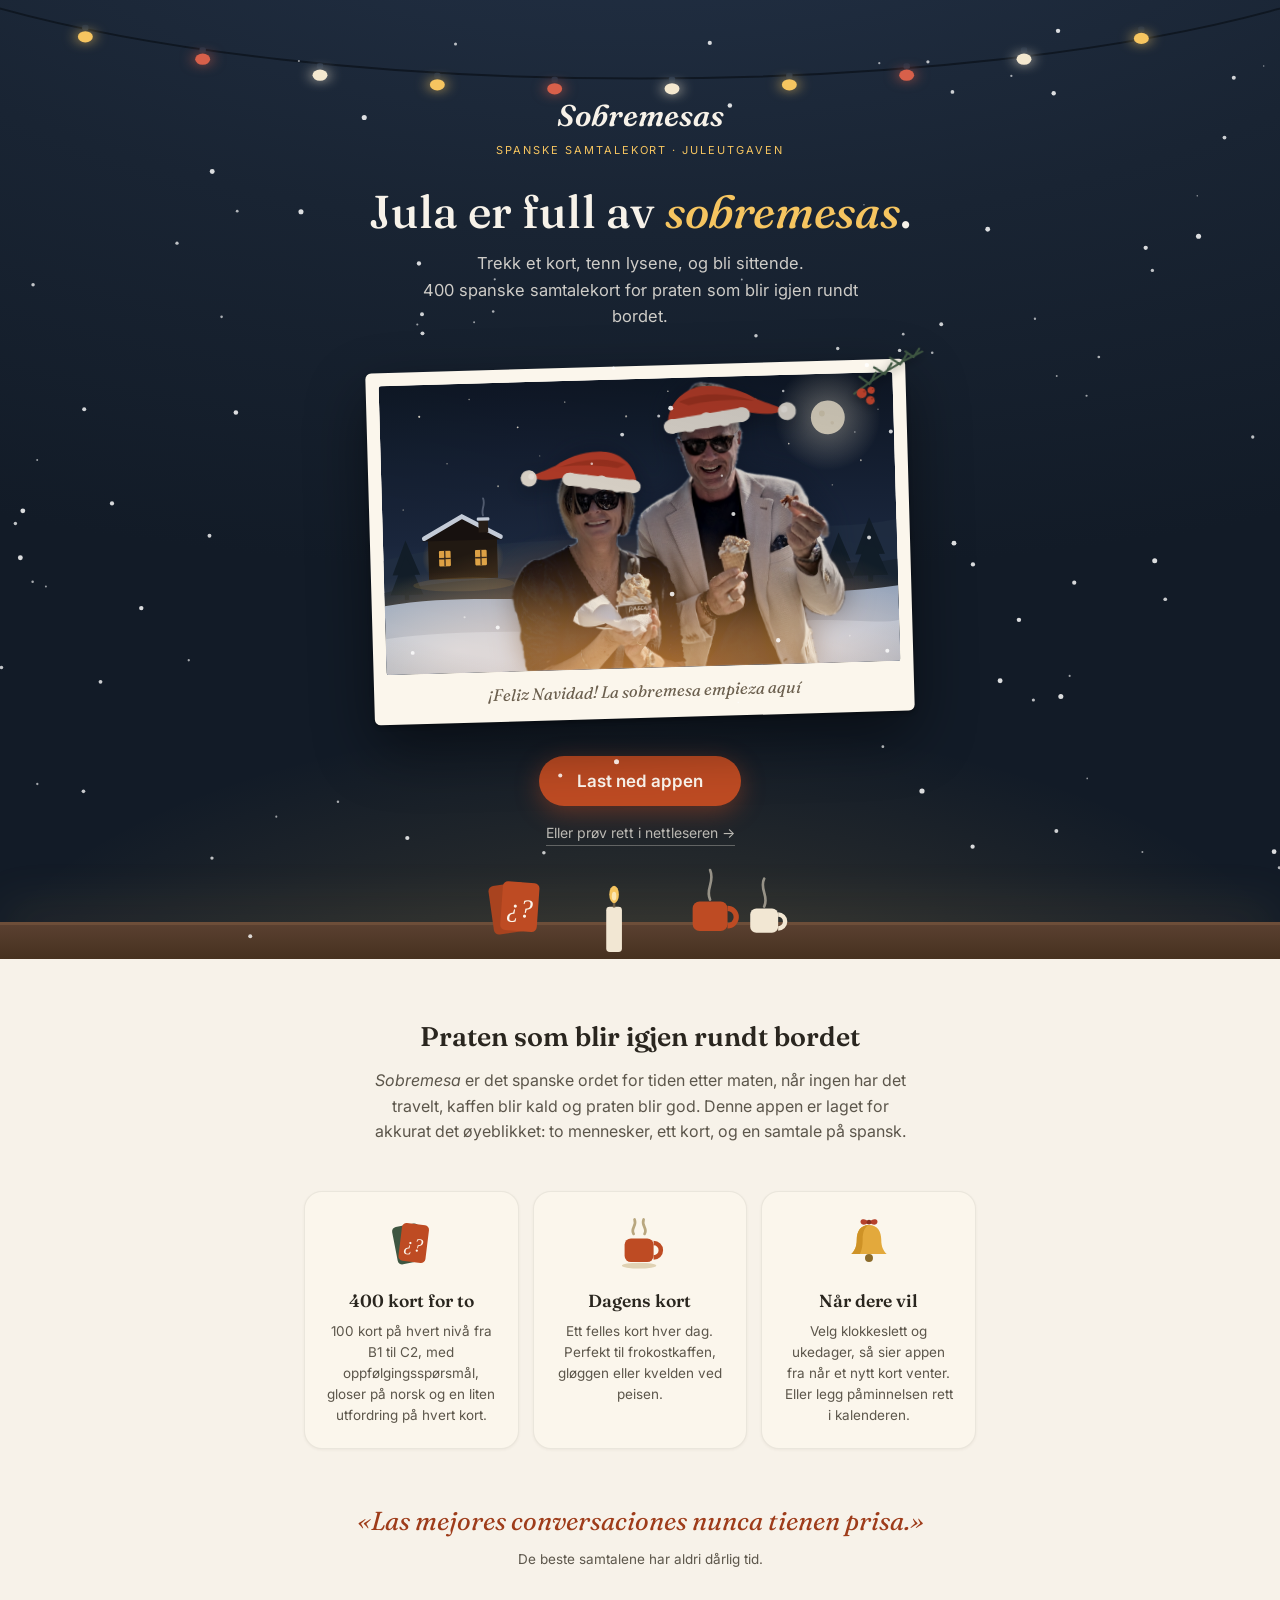
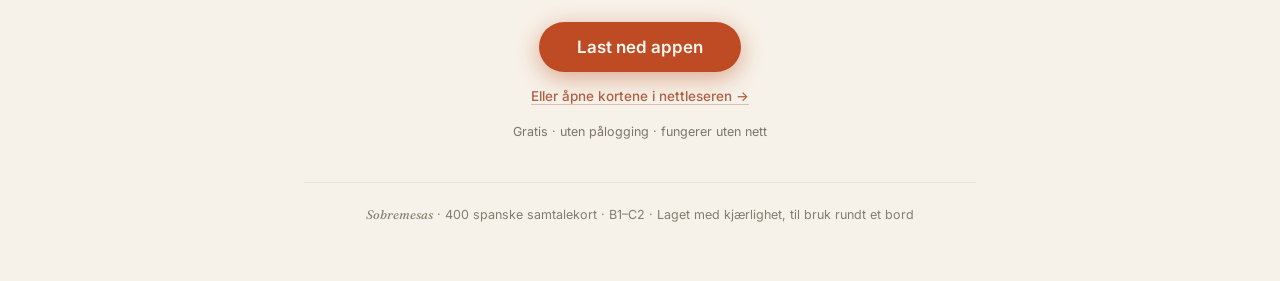
<file: index.html>
<!doctype html>
<html lang="no">
<head>
  <meta charset="utf-8">
  <meta name="viewport" content="width=device-width, initial-scale=1, viewport-fit=cover">
  <meta name="theme-color" content="#192433">
  <meta name="description" content="Sobremesas – 400 spanske samtalekort for to. Trekk et kort, tenn et lys, og la julens lengste prat vare litt lenger.">
  <title>Sobremesas · god jul og god prat</title>
  <link rel="manifest" href="manifest.webmanifest">
  <link rel="icon" href="icons/favicon.svg" type="image/svg+xml">
  <link rel="apple-touch-icon" href="icons/apple-touch-icon.png">
  <link rel="preconnect" href="https://fonts.googleapis.com">
  <link rel="preconnect" href="https://fonts.gstatic.com" crossorigin>
  <link href="https://fonts.googleapis.com/css2?family=Fraunces:ital,opsz,wght@0,9..144,400..700;1,9..144,400..700&family=Inter:wght@400;500;600&display=swap" rel="stylesheet">
  <link rel="stylesheet" href="css/landing.css">
</head>
<body>

<header class="hero">
  <canvas id="snow" aria-hidden="true"></canvas>

  <!-- Lysslynge -->
  <svg class="lights" viewBox="0 0 1200 150" preserveAspectRatio="none" aria-hidden="true">
    <path d="M-20,8 C300,135 900,135 1220,8" fill="none" stroke="#0e1620" stroke-width="2.5" opacity="0.9"/>
    <g class="bulbs">
      <g transform="translate(80,38)"><rect x="-3" y="-2" width="6" height="7" rx="2" fill="#243245"/><circle cy="13" r="7" class="bulb gold b-a"/></g>
      <g transform="translate(190,66)"><rect x="-3" y="-2" width="6" height="7" rx="2" fill="#243245"/><circle cy="13" r="7" class="bulb red b-b"/></g>
      <g transform="translate(300,86)"><rect x="-3" y="-2" width="6" height="7" rx="2" fill="#243245"/><circle cy="13" r="7" class="bulb cream b-a"/></g>
      <g transform="translate(410,98)"><rect x="-3" y="-2" width="6" height="7" rx="2" fill="#243245"/><circle cy="13" r="7" class="bulb gold b-b"/></g>
      <g transform="translate(520,103)"><rect x="-3" y="-2" width="6" height="7" rx="2" fill="#243245"/><circle cy="13" r="7" class="bulb red b-a"/></g>
      <g transform="translate(630,103)"><rect x="-3" y="-2" width="6" height="7" rx="2" fill="#243245"/><circle cy="13" r="7" class="bulb cream b-b"/></g>
      <g transform="translate(740,98)"><rect x="-3" y="-2" width="6" height="7" rx="2" fill="#243245"/><circle cy="13" r="7" class="bulb gold b-a"/></g>
      <g transform="translate(850,86)"><rect x="-3" y="-2" width="6" height="7" rx="2" fill="#243245"/><circle cy="13" r="7" class="bulb red b-b"/></g>
      <g transform="translate(960,66)"><rect x="-3" y="-2" width="6" height="7" rx="2" fill="#243245"/><circle cy="13" r="7" class="bulb cream b-a"/></g>
      <g transform="translate(1070,40)"><rect x="-3" y="-2" width="6" height="7" rx="2" fill="#243245"/><circle cy="13" r="7" class="bulb gold b-b"/></g>
    </g>
  </svg>

  <div class="hero-inner">
    <div class="hero-mark">
      <span class="hero-name">Sobremesas</span>
      <span class="hero-sub">Spanske samtalekort · juleutgaven</span>
    </div>

    <h1 class="hero-title">Jula er full av <em>sobremesas</em>.</h1>
    <p class="hero-lead">Trekk et kort, tenn lysene, og bli sittende.<br>400 spanske samtalekort for praten som blir igjen rundt bordet.</p>

    <!-- Fotografi i juleramme: utklipte personer i illustrert vinterkveld -->
    <figure class="polaroid">
      <div class="photo scene">
        <svg class="scene-bg" viewBox="0 0 1938 1090" preserveAspectRatio="xMidYMid slice" aria-hidden="true">
          <defs>
            <linearGradient id="sky" x1="0" y1="0" x2="0" y2="1">
              <stop offset="0" stop-color="#101A29"/>
              <stop offset="0.55" stop-color="#1C2A42"/>
              <stop offset="0.82" stop-color="#2C3E5A"/>
              <stop offset="1" stop-color="#3A4A66"/>
            </linearGradient>
            <radialGradient id="moonglow">
              <stop offset="0" stop-color="rgba(242,231,205,0.45)"/>
              <stop offset="1" stop-color="rgba(242,231,205,0)"/>
            </radialGradient>
            <radialGradient id="winglow">
              <stop offset="0" stop-color="rgba(242,178,75,0.55)"/>
              <stop offset="1" stop-color="rgba(242,178,75,0)"/>
            </radialGradient>
          </defs>
          <rect width="1938" height="1090" fill="url(#sky)"/>
          <g fill="#EAE4D2">
            <circle cx="150" cy="120" r="4"/><circle cx="340" cy="60" r="3" opacity="0.7"/><circle cx="520" cy="170" r="3.5"/>
            <circle cx="700" cy="80" r="3" opacity="0.6"/><circle cx="930" cy="140" r="4" opacity="0.8"/><circle cx="1090" cy="50" r="3"/>
            <circle cx="1420" cy="90" r="3.5" opacity="0.7"/><circle cx="1540" cy="260" r="3"/><circle cx="1810" cy="330" r="3.5" opacity="0.8"/>
            <circle cx="250" cy="300" r="3" opacity="0.6"/><circle cx="440" cy="390" r="3.5" opacity="0.7"/><circle cx="80" cy="470" r="3" opacity="0.5"/>
            <circle cx="1880" cy="140" r="3" opacity="0.6"/><circle cx="1700" cy="420" r="3" opacity="0.5"/><circle cx="600" cy="280" r="2.5" opacity="0.5"/>
          </g>
          <circle cx="1690" cy="165" r="200" fill="url(#moonglow)"/>
          <circle cx="1690" cy="165" r="64" fill="#F2E7CD"/>
          <circle cx="1668" cy="150" r="11" fill="#E2D3B2" opacity="0.7"/>
          <circle cx="1706" cy="186" r="7" fill="#E2D3B2" opacity="0.6"/>
          <!-- åser -->
          <path d="M0,660 C300,580 700,620 1100,575 C1400,545 1700,600 1938,555 L1938,1090 L0,1090 Z" fill="#223147"/>
          <path d="M0,780 C350,705 800,755 1200,715 C1500,685 1750,735 1938,705 L1938,1090 L0,1090 Z" fill="#1B2838"/>
          <!-- grantrær -->
          <g fill="#13202C">
            <path d="M85,585 l52,130 h-104 Z"/><path d="M85,640 l62,150 h-124 Z"/><rect x="77" y="780" width="16" height="30"/>
            <path d="M1835,545 l56,140 h-112 Z"/><path d="M1835,605 l66,160 h-132 Z"/><rect x="1826" y="755" width="18" height="34"/>
            <path d="M1718,600 l44,110 h-88 Z"/><path d="M1718,648 l52,126 h-104 Z"/>
          </g>
          <!-- hytte med lys i vinduene -->
          <g transform="translate(170,520)">
            <circle cx="62" cy="137" r="86" fill="url(#winglow)"/>
            <circle cx="198" cy="137" r="86" fill="url(#winglow)"/>
            <rect x="0" y="60" width="260" height="155" fill="#241B13"/>
            <path d="M-22,70 L130,-14 L282,70 Z" fill="#191210"/>
            <path d="M-14,60 L130,-20 L274,60" fill="none" stroke="#D8E2EF" stroke-width="17" stroke-linecap="round"/>
            <rect x="192" y="-4" width="36" height="46" fill="#2A2019"/>
            <rect x="186" y="-14" width="48" height="12" rx="5" fill="#D8E2EF"/>
            <path class="smoke sm1" d="M210,-22 C202,-46 222,-60 212,-86" stroke="#B9C4D6" stroke-width="7" fill="none" stroke-linecap="round"/>
            <rect x="40" y="108" width="44" height="58" rx="4" fill="#F2B24B"/>
            <rect x="176" y="108" width="44" height="58" rx="4" fill="#F2B24B"/>
            <path d="M62,108 V166 M40,137 H84 M198,108 V166 M176,137 H220" stroke="#3A2B1C" stroke-width="5"/>
            <ellipse cx="130" cy="236" rx="190" ry="26" fill="rgba(242,178,75,0.14)"/>
          </g>
          <!-- snø -->
          <path d="M0,830 C300,785 600,840 900,818 C1250,795 1600,845 1938,805 L1938,1090 L0,1090 Z" fill="#9FB4CE"/>
          <path d="M0,955 C400,905 900,985 1400,935 C1700,910 1850,955 1938,935 L1938,1090 L0,1090 Z" fill="#BCCDE2"/>
          <g fill="#E8F0F8" opacity="0.8">
            <circle cx="300" cy="880" r="4"/><circle cx="640" cy="915" r="3.5"/><circle cx="1500" cy="895" r="4"/><circle cx="1750" cy="990" r="3.5"/>
          </g>
        </svg>
        <img class="people" src="assets/familie-utklipp.png" alt="Mamma og pappa med nisseluer i en illustrert vinterkveld">
        <svg class="hats" viewBox="0 0 1938 1090" aria-hidden="true">
          <defs>
            <g id="lue">
              <path d="M-95,-8 C-85,-62 -35,-88 5,-84 C60,-79 100,-56 128,-32 C155,-16 175,-6 190,4 C165,16 135,8 100,-4 L96,-6 Z" fill="#C2402A"/>
              <path d="M-60,-56 C-10,-72 60,-60 122,-28 C82,-40 20,-48 -38,-44 Z" fill="#A5331F" opacity="0.85"/>
              <circle cx="196" cy="10" r="22" fill="#F2EADA"/>
              <circle cx="190" cy="4" r="8" fill="#FFF8EA"/>
              <g fill="#F2EADA">
                <rect x="-106" y="-17" width="212" height="34" rx="17"/>
                <circle cx="-85" cy="0" r="18"/><circle cx="-43" cy="2" r="19"/><circle cx="0" cy="-1" r="19"/>
                <circle cx="43" cy="2" r="19"/><circle cx="85" cy="0" r="18"/>
              </g>
            </g>
          </defs>
          <use href="#lue" transform="translate(1234,164) rotate(-8) scale(1.55)"/>
          <use href="#lue" transform="translate(830,388) scale(-1.4,1.4) rotate(-8)"/>
        </svg>
      </div>
      <figcaption lang="es">¡Feliz Navidad! La sobremesa empieza aquí</figcaption>
      <svg class="sprig" viewBox="0 0 120 120" aria-hidden="true">
        <g stroke="#3E5641" stroke-width="3" stroke-linecap="round" fill="none">
          <path d="M20,100 C45,70 70,45 100,22"/>
          <path d="M38,82 l-16,-7 M38,82 l5,-17 M56,64 l-17,-6 M56,64 l6,-17 M74,46 l-16,-6 M74,46 l6,-16 M90,32 l-13,-5 M90,32 l5,-13"/>
        </g>
        <g fill="#B5402B">
          <circle cx="30" cy="97" r="7"/><circle cx="44" cy="104" r="6"/><circle cx="42" cy="90" r="5"/>
        </g>
        <g fill="#8C2F1F"><circle cx="33" cy="94" r="1.6"/><circle cx="46" cy="101" r="1.4"/><circle cx="44" cy="88" r="1.2"/></g>
      </svg>
    </figure>

    <button class="cta js-install" type="button">Last ned appen</button>
    <a class="cta-soft" href="app.html">Eller prøv rett i nettleseren →</a>
  </div>

  <!-- Bordet -->
  <div class="table-band">
    <svg class="table-scene" viewBox="0 0 420 110" aria-hidden="true">
      <!-- kortstokk -->
      <g transform="translate(60,52) rotate(-8)">
        <rect x="-21" y="-28" width="42" height="56" rx="6" fill="#A8431F"/>
      </g>
      <g transform="translate(72,50) rotate(4)">
        <rect x="-21" y="-28" width="42" height="56" rx="6" fill="#BE4B23"/>
        <text x="0" y="12" text-anchor="middle" font-family="Georgia,serif" font-style="italic" font-size="30" fill="#FBF6EC">¿?</text>
      </g>
      <!-- stearinlys -->
      <g transform="translate(180,30)">
        <rect x="-9" y="20" width="18" height="52" rx="4" fill="#F2E7D3"/>
        <rect x="-1.4" y="12" width="2.8" height="9" fill="#6b5b45"/>
        <ellipse class="flame" cx="0" cy="6" rx="5.5" ry="10" fill="#F6C560"/>
        <ellipse class="flame" cx="0" cy="8" rx="2.6" ry="5" fill="#FBE6B2"/>
      </g>
      <!-- gløggkopper -->
      <g transform="translate(290,56)">
        <path class="steam s1" d="M0,-14 C-6,-26 6,-34 0,-48" stroke="#F2E7D3" stroke-width="3" fill="none" stroke-linecap="round"/>
        <rect x="-20" y="-12" width="40" height="34" rx="8" fill="#BE4B23"/>
        <path d="M20,-4 a10,10 0 0 1 0,20" stroke="#BE4B23" stroke-width="6" fill="none"/>
      </g>
      <g transform="translate(352,62)">
        <path class="steam s2" d="M0,-12 C6,-24 -6,-32 0,-44" stroke="#F2E7D3" stroke-width="3" fill="none" stroke-linecap="round"/>
        <rect x="-16" y="-10" width="32" height="28" rx="7" fill="#F2E7D3"/>
        <path d="M16,-3 a8,8 0 0 1 0,16" stroke="#F2E7D3" stroke-width="5" fill="none"/>
      </g>
    </svg>
  </div>
</header>

<main id="mer" class="below">
  <section class="intro">
    <h2>Praten som blir igjen rundt bordet</h2>
    <p><i>Sobremesa</i> er det spanske ordet for tiden etter maten, når ingen har det travelt,
    kaffen blir kald og praten blir god. Denne appen er laget for akkurat det øyeblikket:
    to mennesker, ett kort, og en samtale på spansk.</p>
  </section>

  <section class="features">
    <div class="feature">
      <svg class="f-icon" viewBox="0 0 64 64" aria-hidden="true">
        <g transform="translate(29,33) rotate(-11)"><rect x="-15" y="-21" width="30" height="42" rx="5" fill="#3E5641"/></g>
        <g transform="translate(35,32) rotate(7)">
          <rect x="-15" y="-21" width="30" height="42" rx="5" fill="#BE4B23"/>
          <text x="0" y="9" text-anchor="middle" font-family="Georgia,serif" font-style="italic" font-size="21" fill="#FBF6EC">¿?</text>
        </g>
      </svg>
      <h3>400 kort for to</h3>
      <p>100 kort på hvert nivå fra B1 til C2, med oppfølgingsspørsmål, gloser på norsk og en liten utfordring på hvert kort.</p>
    </div>
    <div class="feature">
      <svg class="f-icon" viewBox="0 0 64 64" aria-hidden="true">
        <path class="fi-steam fs1" d="M25,22 C21,16 29,13 26,6" stroke="#B9A77F" stroke-width="3" stroke-linecap="round" fill="none"/>
        <path class="fi-steam fs2" d="M37,22 C41,16 33,13 36,6" stroke="#B9A77F" stroke-width="3" stroke-linecap="round" fill="none"/>
        <rect x="15" y="27" width="32" height="26" rx="7" fill="#BE4B23"/>
        <path d="M47,32 a8,8 0 0 1 0,16" stroke="#BE4B23" stroke-width="5" fill="none"/>
        <ellipse cx="31" cy="57" rx="19" ry="3.2" fill="#E0D2B4"/>
      </svg>
      <h3>Dagens kort</h3>
      <p>Ett felles kort hver dag. Perfekt til frokostkaffen, gløggen eller kvelden ved peisen.</p>
    </div>
    <div class="feature">
      <svg class="f-icon" viewBox="0 0 64 64" aria-hidden="true">
        <g class="fi-bell">
          <path d="M32,12 C22.5,12 18.5,19.5 18.5,28 C18.5,37 15.5,41 12.5,44 L51.5,44 C48.5,41 45.5,37 45.5,28 C45.5,19.5 41.5,12 32,12 Z" fill="#E3A93C"/>
          <path d="M32,12 C22.5,12 18.5,19.5 18.5,28 C18.5,37 15.5,41 12.5,44 L22,44 C24,40 25,35 25,28 C25,20 27,14 32,12 Z" fill="#CE9226"/>
          <circle cx="32" cy="48.5" r="4.4" fill="#8C6B2A"/>
        </g>
        <path d="M32,9 C28,4 21,5 23,10 C24.5,13 29,12 32,9 Z" fill="#B5402B"/>
        <path d="M32,9 C36,4 43,5 41,10 C39.5,13 35,12 32,9 Z" fill="#B5402B"/>
        <circle cx="32" cy="9" r="2.6" fill="#8C2F1F"/>
      </svg>
      <h3>Når dere vil</h3>
      <p>Velg klokkeslett og ukedager, så sier appen fra når et nytt kort venter. Eller legg påminnelsen rett i kalenderen.</p>
    </div>
  </section>

  <section class="quote">
    <blockquote lang="es">«Las mejores conversaciones nunca tienen prisa.»</blockquote>
    <p class="quote-no">De beste samtalene har aldri dårlig tid.</p>
  </section>

  <div class="bottom-cta">
    <button class="cta js-install" type="button">Last ned appen</button>
    <p class="bottom-note"><a class="note-link" href="app.html">Eller åpne kortene i nettleseren →</a></p>
    <p class="bottom-note">Gratis · uten pålogging · fungerer uten nett</p>
  </div>

  <footer class="foot">
    <i>Sobremesas</i> · 400 spanske samtalekort · B1–C2 · Laget med kjærlighet, til bruk rundt et bord
  </footer>
</main>

<div class="sheet-backdrop" id="install-sheet" hidden>
  <div class="sheet" role="dialog" aria-label="Slik laster du ned appen">
    <h3 id="sheet-title">Legg Sobremesas på hjemskjermen</h3>
    <div id="qr-desktop" hidden>
      <p class="sheet-lead">Appen er laget for mobilen. Skann med mobilkameraet, så er dere i gang:</p>
      <div class="sheet-qr"><img src="julekort/qr.png" alt="QR-kode til sobremesas.no"></div>
      <p class="sheet-alt">Eller installer på denne maskinen:</p>
    </div>
    <ol class="steps" id="steps-ios" hidden>
      <li>Trykk på <strong>Del-knappen</strong>
        <svg class="share-ic" viewBox="0 0 24 24" aria-hidden="true"><path d="M12 3v12M12 3l-4.5 4.5M12 3l4.5 4.5" fill="none" stroke="currentColor" stroke-width="2" stroke-linecap="round" stroke-linejoin="round"/><path d="M5.5 11.5v8a1.5 1.5 0 0 0 1.5 1.5h10a1.5 1.5 0 0 0 1.5-1.5v-8" fill="none" stroke="currentColor" stroke-width="2" stroke-linecap="round"/></svg>
        nederst i Safari</li>
      <li>Bla ned og velg <strong>«Legg til på Hjem-skjerm»</strong></li>
      <li>Trykk <strong>«Legg til»</strong> – ferdig! Appen ligger nå som et eget ikon</li>
    </ol>
    <ol class="steps" id="steps-android" hidden>
      <li>Åpne Chrome-menyen <strong>⋮</strong> oppe til høyre</li>
      <li>Velg <strong>«Legg til på startskjermen»</strong> (eller «Installer app»)</li>
      <li>Trykk <strong>«Installer»</strong> – appen legger seg som et eget ikon</li>
    </ol>
    <ol class="steps" id="steps-desktop" hidden>
      <li>Se etter <strong>installasjonsikonet</strong> helt til høyre i adressefeltet</li>
      <li>Klikk det og velg <strong>«Installer»</strong></li>
      <li>Appen åpner i eget vindu og ligger nå blant programmene dine</li>
    </ol>
    <p class="sheet-note">Appen er gratis, bruker ikke pålogging og fungerer uten nett.</p>
    <button class="cta sheet-close" id="sheet-close" type="button">Den er grei</button>
  </div>
</div>

<script>
  if ("serviceWorker" in navigator) navigator.serviceWorker.register("sw.js").catch(function(){});

  /* «Last ned appen» – direkteinstallasjon på Android/desktop-Chrome,
     skreddersydd veiledning ellers */
  (function () {
    var deferred = null;
    var waiters = [];
    var buttons = [].slice.call(document.querySelectorAll(".js-install"));
    var sheet = document.getElementById("install-sheet");

    addEventListener("beforeinstallprompt", function (e) {
      e.preventDefault();
      deferred = e;
      waiters.splice(0).forEach(function (fn) { fn(e); });
    });

    /* Vent litt på prompten hvis den ikke har rukket å komme ennå */
    function waitForPrompt(ms) {
      return new Promise(function (resolve) {
        if (deferred) return resolve(deferred);
        var t = setTimeout(function () { resolve(null); }, ms);
        waiters.push(function (e) { clearTimeout(t); resolve(e); });
      });
    }

    function markInstalled() {
      buttons.forEach(function (b) { b.textContent = "Installert ✓"; });
    }
    addEventListener("appinstalled", markInstalled);

    function isIOS() {
      return /iPad|iPhone|iPod/.test(navigator.userAgent) ||
        (navigator.platform === "MacIntel" && navigator.maxTouchPoints > 1);
    }

    function isAndroid() {
      return /Android/i.test(navigator.userAgent);
    }

    function showSheet() {
      var ios = isIOS();
      var android = !ios && isAndroid();
      var desktop = !ios && !android;
      document.getElementById("steps-ios").hidden = !ios;
      document.getElementById("steps-android").hidden = !android;
      document.getElementById("steps-desktop").hidden = !desktop;
      document.getElementById("qr-desktop").hidden = !desktop;
      document.getElementById("sheet-title").textContent =
        desktop ? "Hent appen på mobilen" : "Legg Sobremesas på hjemskjermen";
      sheet.hidden = false;
    }

    buttons.forEach(function (btn) {
      btn.addEventListener("click", function () {
        if (matchMedia("(display-mode: standalone)").matches) {
          location.href = "app.html";
          return;
        }
        /* Android: bruk den ekte install-prompten, med inntil 1,5 s
           tålmodighet. Mac/PC og iPhone får arket (QR på desktop). */
        if (!isAndroid()) {
          showSheet();
          return;
        }
        var wait = deferred ? Promise.resolve(deferred) : waitForPrompt(1500);
        var label = btn.textContent;
        if (!deferred) btn.textContent = "Et øyeblikk …";
        wait.then(function (p) {
          btn.textContent = label;
          if (p) {
            p.prompt();
            p.userChoice.then(function (r) {
              if (r.outcome === "accepted") markInstalled();
              deferred = null;
            });
          } else {
            showSheet();
          }
        });
      });
    });

    document.getElementById("sheet-close").addEventListener("click", function () { sheet.hidden = true; });
    sheet.addEventListener("click", function (e) { if (e.target === sheet) sheet.hidden = true; });
  })();

  (function () {
    var c = document.getElementById("snow");
    if (!c || matchMedia("(prefers-reduced-motion: reduce)").matches) return;
    var x = c.getContext("2d"), dpr = Math.min(devicePixelRatio || 1, 2), W, H;
    function size() { W = c.width = c.offsetWidth * dpr; H = c.height = c.offsetHeight * dpr; }
    size();
    addEventListener("resize", size);
    var flakes = [];
    for (var i = 0; i < 110; i++) {
      flakes.push({ x: Math.random(), y: Math.random(), r: 0.7 + Math.random() * 1.9, s: 0.12 + Math.random() * 0.45, w: Math.random() * 6.28 });
    }
    (function tick() {
      x.clearRect(0, 0, W, H);
      x.fillStyle = "#fff";
      for (var i = 0; i < flakes.length; i++) {
        var f = flakes[i];
        f.y += f.s / 700;
        f.w += 0.008 + f.s / 60;
        if (f.y > 1.02) { f.y = -0.02; f.x = Math.random(); }
        x.globalAlpha = 0.35 + 0.5 * Math.min(1, f.r / 2.2);
        x.beginPath();
        x.arc((f.x + Math.sin(f.w) * 0.012) * W, f.y * H, f.r * dpr, 0, 7);
        x.fill();
      }
      requestAnimationFrame(tick);
    })();
  })();
</script>
</body>
</html>
</file>
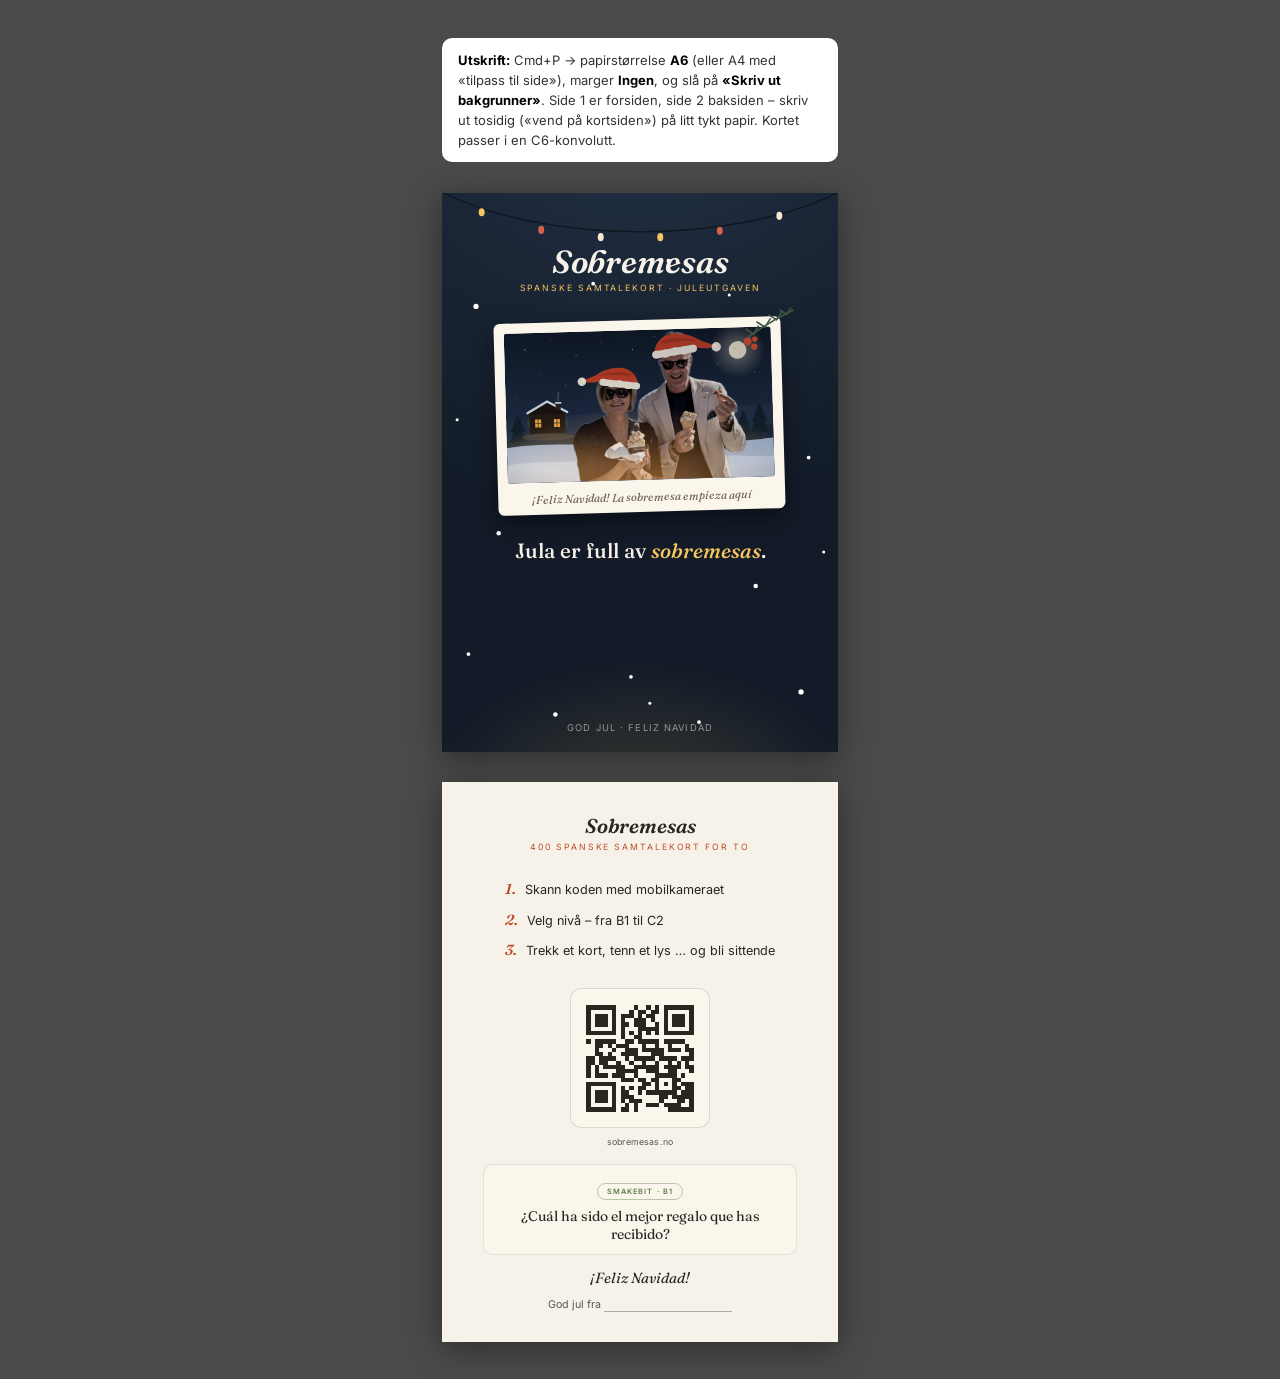
<file: julekort/index.html>
<!doctype html>
<html lang="no">
<head>
<meta charset="utf-8">
<meta name="viewport" content="width=device-width, initial-scale=1">
<title>Sobremesas · julekort til utskrift</title>
<link rel="preconnect" href="https://fonts.googleapis.com">
<link rel="preconnect" href="https://fonts.gstatic.com" crossorigin>
<link href="https://fonts.googleapis.com/css2?family=Fraunces:ital,opsz,wght@0,9..144,400..700;1,9..144,400..700&family=Inter:wght@400;500;600&display=swap" rel="stylesheet">
<style>
  :root {
    --night: #192433;
    --night-deep: #121B27;
    --cream: #F7F2E9;
    --cream-warm: #FBF6EC;
    --ink: #2A261F;
    --ink-soft: #5C564B;
    --terracotta: #BE4B23;
    --gold: #F6C560;
    --font-display: "Fraunces", "Iowan Old Style", Georgia, serif;
    --font-ui: "Inter", -apple-system, "Segoe UI", sans-serif;
  }

  * { box-sizing: border-box; -webkit-print-color-adjust: exact; print-color-adjust: exact; }

  @page { size: 105mm 148mm; margin: 0; }

  body {
    margin: 0;
    font-family: var(--font-ui);
    background: #4a4a4a;
    display: flex;
    flex-direction: column;
    align-items: center;
    gap: 8mm;
    padding: 10mm 0;
  }

  .hint {
    max-width: 105mm;
    background: #fff;
    border-radius: 10px;
    padding: 12px 16px;
    font-size: 13px;
    line-height: 1.55;
    color: #333;
  }

  .hint b { color: #000; }

  .side {
    width: 105mm;
    height: 148mm;
    position: relative;
    overflow: hidden;
    box-shadow: 0 6px 30px rgba(0,0,0,0.4);
  }

  @media print {
    body { background: none; display: block; padding: 0; gap: 0; }
    .hint { display: none; }
    .side { box-shadow: none; page-break-after: always; }
  }

  /* ── Forside: vinterkvelden ── */

  .front {
    background:
      radial-gradient(90% 40% at 50% 108%, rgba(246,197,96,0.16), transparent 60%),
      radial-gradient(130% 80% at 50% -20%, #243349 0%, var(--night) 55%, var(--night-deep) 100%);
    color: var(--cream);
    text-align: center;
  }

  .front .snowdots, .front .lights { position: absolute; left: 0; width: 100%; }
  .front .snowdots { top: 0; height: 100%; }
  .front .lights { top: -2mm; height: 18mm; }

  .bulb-gold  { fill: var(--gold); }
  .bulb-red   { fill: #D8604A; }
  .bulb-cream { fill: #F4E8CF; }

  .front-inner {
    position: relative;
    z-index: 2;
    padding: 14mm 9mm 0;
    display: flex;
    flex-direction: column;
    align-items: center;
  }

  .mark {
    font-family: var(--font-display);
    font-style: italic;
    font-weight: 600;
    font-size: 24pt;
    line-height: 1;
  }

  .mark-sub {
    font-size: 6.5pt;
    letter-spacing: 0.22em;
    text-transform: uppercase;
    color: var(--gold);
    margin: 1.5mm 0 7mm;
  }

  .card-title {
    font-family: var(--font-display);
    font-weight: 500;
    font-size: 15.5pt;
    line-height: 1.2;
    margin: 7mm 0 0;
  }

  .card-title em { color: var(--gold); }

  .polaroid {
    background: var(--cream-warm);
    padding: 2.6mm 2.6mm 8.5mm;
    border-radius: 1.6mm;
    transform: rotate(-1.6deg);
    width: 76mm;
    position: relative;
    box-shadow: 0 2mm 6mm rgba(0,0,0,0.45);
  }

  .photo {
    position: relative;
    isolation: isolate;
    overflow: hidden;
    border-radius: 0.8mm;
  }

  .scene-bg, .hats { position: absolute; inset: 0; width: 100%; height: 100%; }
  .scene-bg { z-index: 0; }

  .people {
    position: relative;
    display: block;
    width: 100%;
    height: auto;
    z-index: 1;
    filter: saturate(0.82) brightness(0.92) contrast(1.05) sepia(0.18);
  }

  .hats { z-index: 2; }

  .photo::before {
    content: "";
    position: absolute;
    inset: 0;
    z-index: 3;
    background:
      radial-gradient(125% 100% at 50% 42%, transparent 58%, rgba(12,16,30,0.42) 100%),
      linear-gradient(195deg, rgba(34,46,82,0.26) 0%, rgba(44,46,72,0.15) 40%, rgba(140,84,44,0.1) 100%);
    mix-blend-mode: multiply;
  }

  .photo::after {
    content: "";
    position: absolute;
    inset: 0;
    z-index: 4;
    background:
      radial-gradient(90% 75% at 50% 105%, rgba(255,166,74,0.6), transparent 72%),
      radial-gradient(48% 38% at 14% 92%, rgba(255,206,120,0.32), transparent 72%);
    mix-blend-mode: screen;
  }

  .polaroid figcaption {
    position: absolute;
    left: 0; right: 0; bottom: 2.2mm;
    font-family: var(--font-display);
    font-style: italic;
    font-size: 8.5pt;
    color: #6b5f4e;
  }

  .sprig {
    position: absolute;
    top: -6mm; right: -5mm;
    width: 17mm; height: 17mm;
    transform: rotate(14deg);
  }

  .front-foot {
    position: absolute;
    bottom: 5mm;
    left: 0; right: 0;
    font-size: 7pt;
    color: rgba(247,242,233,0.55);
    letter-spacing: 0.12em;
    text-transform: uppercase;
    z-index: 2;
  }

  /* ── Bakside: kremhvit med QR ── */

  .back {
    background: var(--cream);
    color: var(--ink);
    padding: 9mm 11mm 8mm;
    display: flex;
    flex-direction: column;
    text-align: center;
  }

  .back .mark { font-size: 15pt; color: var(--ink); }
  .back .mark-sub { color: var(--terracotta); margin-bottom: 6mm; }

  .steps {
    text-align: left;
    margin: 0 auto 6mm;
    padding: 0;
    list-style: none;
    font-size: 9.5pt;
    line-height: 1.45;
  }

  .steps li { padding: 1.2mm 0; display: flex; gap: 2.5mm; align-items: baseline; }

  .steps .n {
    font-family: var(--font-display);
    font-weight: 600;
    font-style: italic;
    color: var(--terracotta);
    font-size: 11pt;
    flex-shrink: 0;
  }

  .qr-box {
    margin: 0 auto 2mm;
    background: var(--cream-warm);
    border: 0.4mm solid rgba(42,38,31,0.14);
    border-radius: 3mm;
    padding: 3mm;
    width: 37mm;
    height: 37mm;
  }

  .qr-box img { width: 100%; height: 100%; image-rendering: pixelated; }

  .url {
    font-size: 6.6pt;
    color: var(--ink-soft);
    letter-spacing: 0.02em;
    margin-bottom: 4.5mm;
    word-break: break-all;
  }

  .sample {
    background: var(--cream-warm);
    border: 0.3mm solid rgba(42,38,31,0.1);
    border-radius: 2.5mm;
    padding: 3.5mm 4mm 3mm;
    margin-bottom: auto;
  }

  .sample .tema {
    display: inline-block;
    font-size: 5.5pt;
    font-weight: 600;
    letter-spacing: 0.14em;
    text-transform: uppercase;
    color: #5E7B4A;
    border: 0.3mm solid rgba(94,123,74,0.4);
    border-radius: 10mm;
    padding: 0.8mm 2.5mm;
    margin-bottom: 1.8mm;
  }

  .sample .q {
    font-family: var(--font-display);
    font-size: 10.5pt;
    line-height: 1.3;
    margin: 0;
  }

  .greeting {
    font-family: var(--font-display);
    font-style: italic;
    font-size: 11pt;
    margin-top: 3.5mm;
  }

  .from {
    font-size: 8pt;
    color: var(--ink-soft);
    margin-top: 3mm;
  }

  .from span {
    display: inline-block;
    width: 34mm;
    border-bottom: 0.3mm solid rgba(42,38,31,0.35);
  }
</style>
</head>
<body>

<div class="hint">
  <b>Utskrift:</b> Cmd+P → papirstørrelse <b>A6</b> (eller A4 med «tilpass til side»), marger <b>Ingen</b>,
  og slå på <b>«Skriv ut bakgrunner»</b>. Side 1 er forsiden, side 2 baksiden – skriv ut tosidig
  («vend på kortsiden») på litt tykt papir. Kortet passer i en C6-konvolutt.
</div>

<!-- ══ FORSIDE ══ -->
<section class="side front">
  <svg class="snowdots" viewBox="0 0 105 148" preserveAspectRatio="none" aria-hidden="true">
    <g fill="#fff">
      <circle cx="9" cy="30" r="0.7"/><circle cx="22" cy="55" r="0.5"/><circle cx="15" cy="90" r="0.6"/>
      <circle cx="7" cy="122" r="0.5"/><circle cx="30" cy="138" r="0.6"/><circle cx="50" cy="128" r="0.5"/>
      <circle cx="88" cy="34" r="0.6"/><circle cx="97" cy="70" r="0.5"/><circle cx="83" cy="104" r="0.6"/>
      <circle cx="95" cy="132" r="0.7"/><circle cx="68" cy="140" r="0.5"/><circle cx="40" cy="24" r="0.5"/>
      <circle cx="60" cy="18" r="0.6"/><circle cx="76" cy="27" r="0.4"/><circle cx="4" cy="60" r="0.4"/>
      <circle cx="101" cy="95" r="0.4"/><circle cx="55" cy="135" r="0.4"/>
    </g>
  </svg>

  <svg class="lights" viewBox="0 0 1200 150" preserveAspectRatio="none" aria-hidden="true">
    <path d="M-20,8 C300,135 900,135 1220,8" fill="none" stroke="#0e1620" stroke-width="3"/>
    <g>
      <g transform="translate(120,47)"><circle cy="13" r="9" class="bulb-gold"/></g>
      <g transform="translate(300,86)"><circle cy="13" r="9" class="bulb-red"/></g>
      <g transform="translate(480,102)"><circle cy="13" r="9" class="bulb-cream"/></g>
      <g transform="translate(660,102)"><circle cy="13" r="9" class="bulb-gold"/></g>
      <g transform="translate(840,88)"><circle cy="13" r="9" class="bulb-red"/></g>
      <g transform="translate(1020,55)"><circle cy="13" r="9" class="bulb-cream"/></g>
    </g>
  </svg>

  <div class="front-inner">
    <div class="mark">Sobremesas</div>
    <div class="mark-sub">Spanske samtalekort · juleutgaven</div>

    <figure class="polaroid" style="margin:0">
      <div class="photo">
        <svg class="scene-bg" viewBox="0 0 1938 1090" preserveAspectRatio="xMidYMid slice" aria-hidden="true">
          <defs>
            <linearGradient id="sky" x1="0" y1="0" x2="0" y2="1">
              <stop offset="0" stop-color="#101A29"/>
              <stop offset="0.55" stop-color="#1C2A42"/>
              <stop offset="0.82" stop-color="#2C3E5A"/>
              <stop offset="1" stop-color="#3A4A66"/>
            </linearGradient>
            <radialGradient id="moonglow">
              <stop offset="0" stop-color="rgba(242,231,205,0.45)"/>
              <stop offset="1" stop-color="rgba(242,231,205,0)"/>
            </radialGradient>
            <radialGradient id="winglow">
              <stop offset="0" stop-color="rgba(242,178,75,0.55)"/>
              <stop offset="1" stop-color="rgba(242,178,75,0)"/>
            </radialGradient>
          </defs>
          <rect width="1938" height="1090" fill="url(#sky)"/>
          <g fill="#EAE4D2">
            <circle cx="150" cy="120" r="4"/><circle cx="340" cy="60" r="3" opacity="0.7"/><circle cx="520" cy="170" r="3.5"/>
            <circle cx="700" cy="80" r="3" opacity="0.6"/><circle cx="930" cy="140" r="4" opacity="0.8"/><circle cx="1090" cy="50" r="3"/>
            <circle cx="1420" cy="90" r="3.5" opacity="0.7"/><circle cx="1540" cy="260" r="3"/><circle cx="1810" cy="330" r="3.5" opacity="0.8"/>
            <circle cx="250" cy="300" r="3" opacity="0.6"/><circle cx="440" cy="390" r="3.5" opacity="0.7"/><circle cx="80" cy="470" r="3" opacity="0.5"/>
          </g>
          <circle cx="1690" cy="165" r="200" fill="url(#moonglow)"/>
          <circle cx="1690" cy="165" r="64" fill="#F2E7CD"/>
          <circle cx="1668" cy="150" r="11" fill="#E2D3B2" opacity="0.7"/>
          <circle cx="1706" cy="186" r="7" fill="#E2D3B2" opacity="0.6"/>
          <path d="M0,660 C300,580 700,620 1100,575 C1400,545 1700,600 1938,555 L1938,1090 L0,1090 Z" fill="#223147"/>
          <path d="M0,780 C350,705 800,755 1200,715 C1500,685 1750,735 1938,705 L1938,1090 L0,1090 Z" fill="#1B2838"/>
          <g fill="#13202C">
            <path d="M85,585 l52,130 h-104 Z"/><path d="M85,640 l62,150 h-124 Z"/><rect x="77" y="780" width="16" height="30"/>
            <path d="M1835,545 l56,140 h-112 Z"/><path d="M1835,605 l66,160 h-132 Z"/><rect x="1826" y="755" width="18" height="34"/>
            <path d="M1718,600 l44,110 h-88 Z"/><path d="M1718,648 l52,126 h-104 Z"/>
          </g>
          <g transform="translate(170,520)">
            <circle cx="62" cy="137" r="86" fill="url(#winglow)"/>
            <circle cx="198" cy="137" r="86" fill="url(#winglow)"/>
            <rect x="0" y="60" width="260" height="155" fill="#241B13"/>
            <path d="M-22,70 L130,-14 L282,70 Z" fill="#191210"/>
            <path d="M-14,60 L130,-20 L274,60" fill="none" stroke="#D8E2EF" stroke-width="17" stroke-linecap="round"/>
            <rect x="192" y="-4" width="36" height="46" fill="#2A2019"/>
            <rect x="186" y="-14" width="48" height="12" rx="5" fill="#D8E2EF"/>
            <path d="M210,-22 C202,-46 222,-60 212,-86" stroke="#B9C4D6" stroke-width="7" fill="none" stroke-linecap="round" opacity="0.4"/>
            <rect x="40" y="108" width="44" height="58" rx="4" fill="#F2B24B"/>
            <rect x="176" y="108" width="44" height="58" rx="4" fill="#F2B24B"/>
            <path d="M62,108 V166 M40,137 H84 M198,108 V166 M176,137 H220" stroke="#3A2B1C" stroke-width="5"/>
            <ellipse cx="130" cy="236" rx="190" ry="26" fill="rgba(242,178,75,0.14)"/>
          </g>
          <path d="M0,830 C300,785 600,840 900,818 C1250,795 1600,845 1938,805 L1938,1090 L0,1090 Z" fill="#9FB4CE"/>
          <path d="M0,955 C400,905 900,985 1400,935 C1700,910 1850,955 1938,935 L1938,1090 L0,1090 Z" fill="#BCCDE2"/>
        </svg>
        <img class="people" src="../assets/familie-utklipp.png" alt="Mamma og pappa med nisseluer i en illustrert vinterkveld">
        <svg class="hats" viewBox="0 0 1938 1090" aria-hidden="true">
          <defs>
            <g id="lue">
              <path d="M-95,-8 C-85,-62 -35,-88 5,-84 C60,-79 100,-56 128,-32 C155,-16 175,-6 190,4 C165,16 135,8 100,-4 L96,-6 Z" fill="#C2402A"/>
              <path d="M-60,-56 C-10,-72 60,-60 122,-28 C82,-40 20,-48 -38,-44 Z" fill="#A5331F" opacity="0.85"/>
              <circle cx="196" cy="10" r="22" fill="#F2EADA"/>
              <circle cx="190" cy="4" r="8" fill="#FFF8EA"/>
              <g fill="#F2EADA">
                <rect x="-106" y="-17" width="212" height="34" rx="17"/>
                <circle cx="-85" cy="0" r="18"/><circle cx="-43" cy="2" r="19"/><circle cx="0" cy="-1" r="19"/>
                <circle cx="43" cy="2" r="19"/><circle cx="85" cy="0" r="18"/>
              </g>
            </g>
          </defs>
          <use href="#lue" transform="translate(1234,164) rotate(-8) scale(1.55)"/>
          <use href="#lue" transform="translate(830,388) scale(-1.4,1.4) rotate(-8)"/>
        </svg>
      </div>
      <figcaption>¡Feliz Navidad! La sobremesa empieza aquí</figcaption>
      <svg class="sprig" viewBox="0 0 120 120" aria-hidden="true">
        <g stroke="#3E5641" stroke-width="3" stroke-linecap="round" fill="none">
          <path d="M20,100 C45,70 70,45 100,22"/>
          <path d="M38,82 l-16,-7 M38,82 l5,-17 M56,64 l-17,-6 M56,64 l6,-17 M74,46 l-16,-6 M74,46 l6,-16 M90,32 l-13,-5 M90,32 l5,-13"/>
        </g>
        <g fill="#B5402B"><circle cx="30" cy="97" r="7"/><circle cx="44" cy="104" r="6"/><circle cx="42" cy="90" r="5"/></g>
      </svg>
    </figure>

    <h1 class="card-title">Jula er full av <em>sobremesas</em>.</h1>
  </div>

  <div class="front-foot">God jul · Feliz Navidad</div>
</section>

<!-- ══ BAKSIDE ══ -->
<section class="side back">
  <div class="mark">Sobremesas</div>
  <div class="mark-sub">400 spanske samtalekort for to</div>

  <ol class="steps">
    <li><span class="n">1.</span><span>Skann koden med mobilkameraet</span></li>
    <li><span class="n">2.</span><span>Velg nivå – fra B1 til C2</span></li>
    <li><span class="n">3.</span><span>Trekk et kort, tenn et lys … og bli sittende</span></li>
  </ol>

  <div class="qr-box"><img src="qr.png" alt="QR-kode til Sobremesas-appen"></div>
  <div class="url">sobremesas.no</div>

  <div class="sample">
    <span class="tema">Smakebit · B1</span>
    <p class="q" lang="es">¿Cuál ha sido el mejor regalo que has recibido?</p>
  </div>

  <div class="greeting">¡Feliz Navidad!</div>
  <div class="from">God jul fra <span>&nbsp;</span></div>
</section>

</body>
</html>
</file>
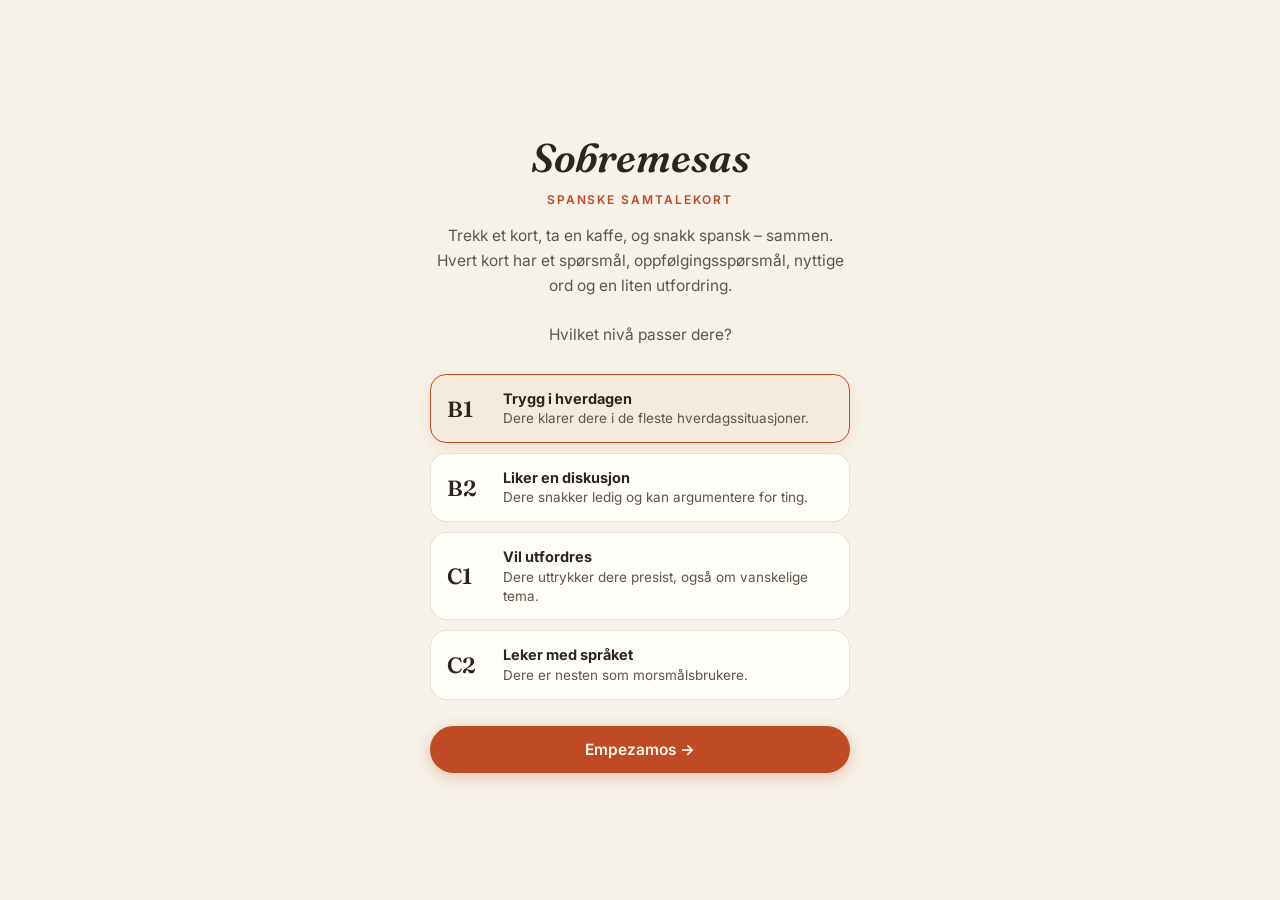
<file: app.html>
<!doctype html>
<html lang="no">
<head>
  <meta charset="utf-8">
  <meta name="viewport" content="width=device-width, initial-scale=1, viewport-fit=cover">
  <meta name="theme-color" content="#F7F2E9">
  <meta name="color-scheme" content="light">
  <meta name="description" content="Spanske samtalekort for to – B1 til C2. Trekk et kort, ta en kaffe, og snakk spansk sammen.">
  <title>Sobremesas · spanske samtalekort</title>
  <link rel="manifest" href="manifest.webmanifest">
  <link rel="icon" href="icons/favicon.svg" type="image/svg+xml">
  <link rel="apple-touch-icon" href="icons/apple-touch-icon.png">
  <meta name="apple-mobile-web-app-capable" content="yes">
  <meta name="apple-mobile-web-app-status-bar-style" content="default">
  <meta name="apple-mobile-web-app-title" content="Sobremesas">
  <link rel="preconnect" href="https://fonts.googleapis.com">
  <link rel="preconnect" href="https://fonts.gstatic.com" crossorigin>
  <link href="https://fonts.googleapis.com/css2?family=Fraunces:ital,opsz,wght@0,9..144,400..700;1,9..144,400..700&family=Inter:wght@400;500;600&display=swap" rel="stylesheet">
  <link rel="stylesheet" href="css/style.css">
</head>
<body>

  <header class="top">
    <div class="wordmark">
      <span class="wordmark-name">Sobremesas</span>
      <span class="wordmark-sub">spanske samtalekort</span>
    </div>
    <div class="streak" id="streak" hidden></div>
  </header>

  <main id="view" class="view"></main>

  <nav class="tabs" aria-label="Hovedmeny">
    <button class="tab" data-tab="deck" aria-label="Kort">
      <svg viewBox="0 0 24 24" aria-hidden="true"><rect x="5.5" y="3.5" width="13" height="17" rx="2.5" fill="none" stroke="currentColor" stroke-width="1.8"/><path d="M9 8h6M9 12h6" stroke="currentColor" stroke-width="1.8" stroke-linecap="round"/></svg>
      <span>Kort</span>
    </button>
    <button class="tab" data-tab="daily" aria-label="Dagens kort">
      <svg viewBox="0 0 24 24" aria-hidden="true"><circle cx="12" cy="12" r="8.5" fill="none" stroke="currentColor" stroke-width="1.8"/><path d="M12 7.5V12l3 2" stroke="currentColor" stroke-width="1.8" stroke-linecap="round" stroke-linejoin="round"/></svg>
      <span>Dagens</span>
    </button>
    <button class="tab" data-tab="favs" aria-label="Favoritter">
      <svg viewBox="0 0 24 24" aria-hidden="true"><path d="M12 20s-7-4.6-7-10a4.1 4.1 0 0 1 7-2.9A4.1 4.1 0 0 1 19 10c0 5.4-7 10-7 10z" fill="none" stroke="currentColor" stroke-width="1.8" stroke-linejoin="round"/></svg>
      <span>Favoritter</span>
    </button>
    <button class="tab" data-tab="settings" aria-label="Innstillinger">
      <svg viewBox="0 0 24 24" aria-hidden="true"><circle cx="12" cy="12" r="3" fill="none" stroke="currentColor" stroke-width="1.8"/><path d="M12 3.5v3M12 17.5v3M3.5 12h3M17.5 12h3M6 6l2.1 2.1M15.9 15.9 18 18M18 6l-2.1 2.1M8.1 15.9 6 18" stroke="currentColor" stroke-width="1.8" stroke-linecap="round"/></svg>
      <span>Mer</span>
    </button>
  </nav>

  <div id="toast" class="toast" role="status" aria-live="polite"></div>
  <div id="overlay-root"></div>

  <script src="js/data/b1.js"></script>
  <script src="js/data/b2.js"></script>
  <script src="js/data/c1.js"></script>
  <script src="js/data/c2.js"></script>
  <script src="js/varsler.js"></script>
  <script src="js/push-config.js"></script>
  <script src="js/app.js"></script>
</body>
</html>
</file>
<file: css/landing.css>
/* ─────────────────────────────────────────────
   Sobremesas · julelanding
   Vinterkveld ute, levende lys inne.
   ───────────────────────────────────────────── */

:root {
  --night: #192433;
  --night-deep: #121B27;
  --cream: #F7F2E9;
  --cream-warm: #FBF6EC;
  --ink: #2A261F;
  --ink-soft: #5C564B;
  --terracotta: #BE4B23;
  --terracotta-deep: #9E3C1A;
  --gold: #F6C560;
  --pine: #3E5641;
  --font-display: "Fraunces", "Iowan Old Style", Georgia, serif;
  --font-ui: "Inter", -apple-system, "Segoe UI", sans-serif;
}

* { box-sizing: border-box; }

button, a {
  touch-action: manipulation;
  -webkit-tap-highlight-color: transparent;
}

html { scroll-behavior: smooth; }

body {
  margin: 0;
  font-family: var(--font-ui);
  font-size: 16px;
  line-height: 1.6;
  color: var(--ink);
  background: var(--cream);
  -webkit-font-smoothing: antialiased;
}

/* ── Hero: vinterkvelden ───────────────────── */

.hero {
  position: relative;
  background:
    radial-gradient(90% 55% at 50% 108%, rgba(246, 197, 96, 0.17), transparent 60%),
    radial-gradient(130% 80% at 50% -20%, #243349 0%, var(--night) 55%, var(--night-deep) 100%);
  color: var(--cream);
  overflow: hidden;
  padding: 0 0 0;
}

#snow {
  position: absolute;
  inset: 0;
  width: 100%;
  height: 100%;
  pointer-events: none;
  z-index: 6;
}

.lights {
  position: absolute;
  top: -4px;
  left: 0;
  width: 100%;
  height: 120px;
  z-index: 5;
}

.bulb.gold  { fill: var(--gold);   filter: drop-shadow(0 0 7px rgba(246, 197, 96, 0.9)); }
.bulb.red   { fill: #D8604A;       filter: drop-shadow(0 0 7px rgba(216, 96, 74, 0.85)); }
.bulb.cream { fill: #F4E8CF;       filter: drop-shadow(0 0 7px rgba(244, 232, 207, 0.9)); }

.b-a { animation: twinkle 2.6s ease-in-out infinite; }
.b-b { animation: twinkle 2.6s ease-in-out 1.3s infinite; }

@keyframes twinkle {
  0%, 100% { opacity: 1; }
  50% { opacity: 0.55; }
}

.hero-inner {
  position: relative;
  z-index: 3;
  max-width: 660px;
  margin: 0 auto;
  padding: calc(92px + env(safe-area-inset-top, 0px)) 24px 30px;
  text-align: center;
  display: flex;
  flex-direction: column;
  align-items: center;
}

.hero-mark { margin-bottom: 26px; }

.hero-name {
  display: block;
  font-family: var(--font-display);
  font-style: italic;
  font-weight: 600;
  font-size: 30px;
  color: var(--cream);
}

.hero-sub {
  display: block;
  font-size: 11px;
  letter-spacing: 0.18em;
  text-transform: uppercase;
  color: var(--gold);
  margin-top: 2px;
}

.hero-title {
  font-family: var(--font-display);
  font-weight: 500;
  font-size: clamp(32px, 6.5vw, 46px);
  line-height: 1.15;
  margin: 0 0 12px;
  text-wrap: balance;
}

.hero-title em { color: var(--gold); }

.hero-lead {
  font-size: 16.5px;
  color: rgba(247, 242, 233, 0.82);
  margin: 0 0 36px;
  max-width: 460px;
}

/* ── Fotografiet ───────────────────────────── */

.polaroid {
  position: relative;
  margin: 0 0 38px;
  background: var(--cream-warm);
  padding: 13px 13px 50px;
  border-radius: 6px;
  box-shadow: 0 2px 4px rgba(0, 0, 0, 0.3), 0 24px 60px rgba(0, 0, 0, 0.45);
  transform: rotate(-1.6deg);
  max-width: 540px;
  width: 100%;
}

.photo {
  position: relative;
  isolation: isolate;
  overflow: hidden;
  border-radius: 3px;
}

.scene-bg {
  position: absolute;
  inset: 0;
  width: 100%;
  height: 100%;
  z-index: 0;
}

.photo img.people {
  position: relative;
  display: block;
  width: 100%;
  height: auto;
  z-index: 1;
  filter: saturate(0.82) brightness(0.92) contrast(1.05) sepia(0.18)
          drop-shadow(0 0 14px rgba(14, 22, 40, 0.55));
}

.hats {
  position: absolute;
  inset: 0;
  width: 100%;
  height: 100%;
  z-index: 2;
  filter: drop-shadow(0 7px 9px rgba(5, 10, 20, 0.4));
}

.smoke { opacity: 0.4; animation: fi-steam 4s ease-in-out infinite; }

/* Mild natt-tone som binder lagene sammen … */
.photo::before {
  content: "";
  position: absolute;
  inset: 0;
  z-index: 3;
  background:
    radial-gradient(125% 100% at 50% 42%, transparent 58%, rgba(12, 16, 30, 0.42) 100%),
    linear-gradient(195deg,
      rgba(34, 46, 82, 0.26) 0%,
      rgba(44, 46, 72, 0.15) 40%,
      rgba(140, 84, 44, 0.1) 100%);
  mix-blend-mode: multiply;
}

/* … og varmt levende lys nedenfra, med svak flakking */
.photo::after {
  content: "";
  position: absolute;
  inset: 0;
  z-index: 4;
  background:
    radial-gradient(90% 75% at 50% 105%, rgba(255, 166, 74, 0.75), transparent 72%),
    radial-gradient(48% 38% at 14% 92%, rgba(255, 206, 120, 0.4), transparent 72%),
    radial-gradient(45% 35% at 88% 95%, rgba(255, 186, 95, 0.32), transparent 72%);
  mix-blend-mode: screen;
  animation: hearth 3.2s ease-in-out infinite;
}

@keyframes hearth {
  0%, 100% { opacity: 1; }
  45% { opacity: 0.82; }
  65% { opacity: 0.94; }
}

.polaroid figcaption {
  position: absolute;
  left: 0;
  right: 0;
  bottom: 13px;
  font-family: var(--font-display);
  font-style: italic;
  font-size: 16.5px;
  color: #6b5f4e;
  text-align: center;
}

.sprig {
  position: absolute;
  top: -30px;
  right: -26px;
  width: 86px;
  height: 86px;
  transform: rotate(14deg);
  filter: drop-shadow(0 3px 5px rgba(0, 0, 0, 0.35));
}

/* ── Knapper ───────────────────────────────── */

.cta {
  display: inline-block;
  appearance: none;
  border: none;
  cursor: pointer;
  font-family: var(--font-ui);
  background: var(--terracotta);
  color: #FFF8F0;
  font-weight: 600;
  font-size: 17px;
  text-decoration: none;
  padding: 15px 38px;
  border-radius: 100px;
  box-shadow: 0 6px 24px rgba(190, 75, 35, 0.45);
  transition: transform 0.15s ease, background 0.15s ease;
}

.cta:hover { background: var(--terracotta-deep); }
.cta:active { transform: scale(0.97); }

.cta-soft {
  display: inline-block;
  margin-top: 16px;
  color: rgba(247, 242, 233, 0.72);
  font-size: 14px;
  text-decoration: none;
  border-bottom: 1px solid rgba(247, 242, 233, 0.3);
  padding-bottom: 1px;
}

.cta-soft:hover { color: var(--cream); }

/* ── Bordet nederst i heroen ───────────────── */

.table-band {
  position: relative;
  z-index: 4;
  margin-top: 46px;
  background: linear-gradient(180deg, #5A4030, #46311f);
  border-top: 3px solid #6d4e39;
  box-shadow: 0 -18px 50px rgba(246, 197, 96, 0.08);
}

.table-scene {
  display: block;
  max-width: 480px;
  margin: 0 auto;
  height: 96px;
  margin-top: -62px;
}

.flame {
  transform-origin: 180px 36px;
  animation: flicker 1.8s ease-in-out infinite;
}

@keyframes flicker {
  0%, 100% { transform: scale(1) translateX(0); opacity: 1; }
  30% { transform: scale(1.06, 0.95) translateX(0.5px); opacity: 0.92; }
  60% { transform: scale(0.95, 1.05) translateX(-0.5px); opacity: 1; }
}

.steam {
  opacity: 0.55;
  animation: steam 3.4s ease-in-out infinite;
}

.steam.s2 { animation-delay: 1.4s; }

@keyframes steam {
  0% { opacity: 0; transform: translateY(5px); }
  35% { opacity: 0.6; }
  100% { opacity: 0; transform: translateY(-9px); }
}

/* ── Under heroen ──────────────────────────── */

.below {
  max-width: 720px;
  margin: 0 auto;
  padding: 56px 24px 30px;
}

.intro { text-align: center; max-width: 540px; margin: 0 auto 46px; }

.intro h2 {
  font-family: var(--font-display);
  font-weight: 600;
  font-size: 27px;
  margin: 0 0 10px;
}

.intro p { color: var(--ink-soft); margin: 0; }

.features {
  display: grid;
  grid-template-columns: repeat(3, 1fr);
  gap: 14px;
  margin-bottom: 52px;
}

.feature {
  background: var(--cream-warm);
  border: 1px solid rgba(42, 38, 31, 0.08);
  border-radius: 18px;
  padding: 22px 20px;
  text-align: center;
  box-shadow: 0 1px 3px rgba(60, 48, 30, 0.06);
}

.f-icon {
  width: 58px;
  height: 58px;
  margin-bottom: 8px;
}

.fi-steam { animation: fi-steam 3s ease-in-out infinite; }
.fi-steam.fs2 { animation-delay: 1.5s; }

@keyframes fi-steam {
  0% { opacity: 0.25; transform: translateY(2px); }
  45% { opacity: 0.8; }
  100% { opacity: 0.25; transform: translateY(-3px); }
}

.fi-bell { transform-origin: 32px 10px; }

.feature:hover .fi-bell { animation: ring 0.7s ease-in-out; }

@keyframes ring {
  0%, 100% { transform: rotate(0); }
  25% { transform: rotate(9deg); }
  55% { transform: rotate(-7deg); }
  80% { transform: rotate(4deg); }
}

.feature h3 {
  font-family: var(--font-display);
  font-size: 17.5px;
  font-weight: 600;
  margin: 0 0 6px;
}

.feature p { font-size: 13.5px; color: var(--ink-soft); margin: 0; line-height: 1.55; }

.quote { text-align: center; margin-bottom: 52px; }

.quote blockquote {
  font-family: var(--font-display);
  font-style: italic;
  font-size: clamp(20px, 4vw, 26px);
  color: var(--terracotta-deep);
  margin: 0 0 6px;
}

.quote-no { font-size: 13.5px; color: var(--ink-soft); margin: 0; }

.bottom-cta { text-align: center; margin-bottom: 40px; }

.bottom-note {
  font-size: 12.5px;
  color: var(--ink-soft);
  opacity: 0.8;
  margin: 14px 0 0;
}

.note-link {
  color: var(--terracotta-deep);
  font-size: 13.5px;
  font-weight: 500;
  text-decoration: none;
  border-bottom: 1px solid rgba(158, 60, 26, 0.35);
}

/* ── Installasjonsark ─────────────────────── */

.sheet-backdrop {
  position: fixed;
  inset: 0;
  background: rgba(10, 14, 22, 0.62);
  backdrop-filter: blur(3px);
  -webkit-backdrop-filter: blur(3px);
  z-index: 60;
  display: flex;
  align-items: flex-end;
  justify-content: center;
  padding: 20px;
}

.sheet-backdrop[hidden] { display: none; }

.sheet {
  background: var(--cream-warm);
  border-radius: 22px;
  padding: 26px 26px 22px;
  max-width: 440px;
  width: 100%;
  margin-bottom: max(10px, env(safe-area-inset-bottom, 0px));
  box-shadow: 0 20px 60px rgba(0, 0, 0, 0.4);
  animation: sheet-in 0.3s cubic-bezier(0.22, 1, 0.36, 1);
}

@keyframes sheet-in {
  from { opacity: 0; transform: translateY(26px); }
  to   { opacity: 1; transform: translateY(0); }
}

.sheet h3 {
  font-family: var(--font-display);
  font-size: 21px;
  font-weight: 600;
  margin: 0 0 14px;
}

.steps {
  margin: 0 0 14px;
  padding-left: 22px;
}

.steps li {
  font-size: 15px;
  line-height: 1.55;
  padding: 5px 0;
  color: var(--ink);
}

.steps li::marker { color: var(--terracotta); font-weight: 600; }

.share-ic {
  width: 19px;
  height: 19px;
  vertical-align: -4px;
  color: #2b7de0;
}

.sheet-lead {
  font-size: 14.5px;
  color: var(--ink);
  margin: 0 0 12px;
  line-height: 1.5;
}

.sheet-qr {
  width: 160px;
  margin: 0 auto 12px;
  border: 1px solid rgba(42, 38, 31, 0.14);
  border-radius: 12px;
  padding: 8px;
  background: var(--cream-warm);
}

.sheet-qr img {
  display: block;
  width: 100%;
  image-rendering: pixelated;
}

.sheet-alt {
  font-size: 12.5px;
  color: var(--ink-soft);
  margin: 0 0 8px;
}

.sheet-note {
  font-size: 12.5px;
  color: var(--ink-soft);
  margin: 0 0 16px;
}

.sheet .cta {
  width: 100%;
  box-shadow: none;
}

.foot {
  text-align: center;
  font-size: 12.5px;
  color: var(--ink-soft);
  opacity: 0.75;
  border-top: 1px solid rgba(42, 38, 31, 0.1);
  padding: 22px 10px calc(26px + env(safe-area-inset-bottom, 0px));
}

.foot i { font-family: var(--font-display); }

/* ── Mobil ─────────────────────────────────── */

@media (max-width: 640px) {
  .hero-inner { padding-top: calc(78px + env(safe-area-inset-top, 0px)); }
  .features { grid-template-columns: 1fr; }
  .sprig { top: -24px; right: -12px; width: 70px; height: 70px; }
  .table-scene { max-width: 360px; height: 84px; margin-top: -54px; }
}

@media (prefers-reduced-motion: reduce) {
  .b-a, .b-b, .flame, .steam { animation: none !important; }
  html { scroll-behavior: auto; }
}
</file>
<file: css/style.css>
/* ─────────────────────────────────────────────
   Sobremesas · spanske samtalekort
   Varmt, papiraktig, redaksjonelt.
   ───────────────────────────────────────────── */

:root {
  --paper: #F7F2E9;
  --card: #FFFDF8;
  --ink: #2A261F;
  --ink-soft: #5C564B;
  --ink-faint: #8C8475;
  --line: rgba(42, 38, 31, 0.12);
  --line-soft: rgba(42, 38, 31, 0.07);
  --terracotta: #BE4B23;
  --terracotta-deep: #9E3C1A;
  --olive: #5E7B4A;
  --ochre: #A86F1D;
  --teal: #2B5D66;
  --plum: #6B4260;
  --shadow-card: 0 1px 2px rgba(60, 48, 30, 0.07), 0 10px 32px rgba(60, 48, 30, 0.10);
  --radius-card: 22px;
  --font-display: "Fraunces", "Iowan Old Style", Georgia, serif;
  --font-ui: "Inter", -apple-system, "Segoe UI", sans-serif;
  --safe-bottom: env(safe-area-inset-bottom, 0px);
}

* { box-sizing: border-box; }

/* iOS: uten denne venter Safari på mulig dobbelttrykk-zoom og
   sluker raske trykk – med den fyrer hvert trykk umiddelbart */
button, a {
  touch-action: manipulation;
  -webkit-tap-highlight-color: transparent;
}

html { color-scheme: light; }

body {
  margin: 0;
  background: var(--paper);
  background-image:
    radial-gradient(1200px 600px at 80% -10%, rgba(190, 75, 35, 0.045), transparent 60%),
    radial-gradient(900px 500px at -10% 110%, rgba(94, 123, 74, 0.05), transparent 55%),
    url("data:image/svg+xml,%3Csvg xmlns='http://www.w3.org/2000/svg' width='120' height='120'%3E%3Cfilter id='n'%3E%3CfeTurbulence type='fractalNoise' baseFrequency='0.9' numOctaves='2'/%3E%3C/filter%3E%3Crect width='120' height='120' filter='url(%23n)' opacity='0.028'/%3E%3C/svg%3E");
  color: var(--ink);
  font-family: var(--font-ui);
  font-size: 16px;
  line-height: 1.55;
  -webkit-font-smoothing: antialiased;
  height: 100vh;
  height: 100dvh;
  display: flex;
  flex-direction: column;
  overflow: hidden;
}

/* ── Topp ───────────────────────────────── */

.top {
  flex-shrink: 0;
  width: 100%;
  max-width: 600px;
  margin: 0 auto;
  padding: calc(14px + env(safe-area-inset-top, 0px)) 22px 4px;
  display: flex;
  align-items: baseline;
  justify-content: space-between;
}

.wordmark { display: flex; flex-direction: column; }

.wordmark-name {
  font-family: var(--font-display);
  font-weight: 600;
  font-style: italic;
  font-size: 26px;
  letter-spacing: 0.01em;
  color: var(--ink);
}

.wordmark-sub {
  font-size: 11px;
  letter-spacing: 0.14em;
  text-transform: uppercase;
  color: var(--ink-faint);
  margin-top: -2px;
}

.streak {
  font-size: 13px;
  font-weight: 600;
  color: var(--terracotta-deep);
  background: rgba(190, 75, 35, 0.09);
  border: 1px solid rgba(190, 75, 35, 0.18);
  padding: 4px 11px;
  border-radius: 100px;
  white-space: nowrap;
}

/* ── Hovedflate ─────────────────────────── */

.view {
  flex: 1 1 auto;
  overflow-y: auto;
  -webkit-overflow-scrolling: touch;
  overscroll-behavior: contain;
  align-self: center;
  width: 100%;
  max-width: 600px;
  padding: 10px 20px 28px;
}

.section-label {
  font-size: 11.5px;
  letter-spacing: 0.14em;
  text-transform: uppercase;
  color: var(--ink-faint);
  font-weight: 600;
  margin: 22px 2px 10px;
}

/* ── Nivåvelger ─────────────────────────── */

.levels {
  display: grid;
  grid-template-columns: repeat(4, 1fr);
  gap: 8px;
  margin: 10px 0 20px;
}

.level-chip {
  appearance: none;
  border: 1px solid var(--line);
  background: transparent;
  border-radius: 14px;
  padding: 9px 4px 7px;
  font-family: var(--font-ui);
  cursor: pointer;
  text-align: center;
  color: var(--ink-soft);
  transition: all 0.18s ease;
}

.level-chip b {
  display: block;
  font-family: var(--font-display);
  font-size: 19px;
  font-weight: 600;
  color: inherit;
}

.level-chip small {
  display: block;
  font-size: 10px;
  letter-spacing: 0.04em;
  margin-top: 1px;
  opacity: 0.75;
}

.level-chip.active {
  background: var(--ink);
  border-color: var(--ink);
  color: var(--paper);
  box-shadow: 0 4px 14px rgba(42, 38, 31, 0.22);
}

.level-chip:active { transform: scale(0.96); }

/* ── Kortstabel ─────────────────────────── */

.stack {
  position: relative;
  margin: 6px 0 18px;
}

.stack::before, .stack::after {
  content: "";
  position: absolute;
  inset: 0;
  background: var(--card);
  border: 1px solid var(--line-soft);
  border-radius: var(--radius-card);
  z-index: 0;
}

.stack::before { transform: rotate(-2deg) translateY(7px); opacity: 0.6; }
.stack::after  { transform: rotate(1.3deg) translateY(4px); opacity: 0.8; }

.card {
  position: relative;
  z-index: 2;
  background: var(--card);
  border: 1px solid var(--line-soft);
  border-radius: var(--radius-card);
  box-shadow: var(--shadow-card);
  padding: 22px 24px 18px;
  animation: card-in 0.38s cubic-bezier(0.22, 1, 0.36, 1);
}

/* Nytt kort «løftes fra bunken» – fullt synlig hele tiden,
   så overgangen aldri viser en tom stabel */
@keyframes card-in {
  from { transform: translateY(10px) scale(0.97); }
  to   { transform: translateY(0) scale(1); }
}

.card-head {
  display: flex;
  align-items: center;
  justify-content: space-between;
  gap: 10px;
  margin-bottom: 14px;
}

.card-tema {
  font-size: 11px;
  font-weight: 600;
  letter-spacing: 0.12em;
  text-transform: uppercase;
  padding: 4px 10px;
  border-radius: 100px;
  border: 1px solid;
}

.tema-B1 { color: var(--olive); border-color: rgba(94,123,74,0.35); background: rgba(94,123,74,0.07); }
.tema-B2 { color: var(--ochre); border-color: rgba(168,111,29,0.35); background: rgba(168,111,29,0.07); }
.tema-C1 { color: var(--terracotta-deep); border-color: rgba(190,75,35,0.32); background: rgba(190,75,35,0.06); }
.tema-C2 { color: var(--teal); border-color: rgba(43,93,102,0.35); background: rgba(43,93,102,0.07); }

.card-num {
  font-size: 12px;
  color: var(--ink-faint);
  font-variant-numeric: tabular-nums;
}

.card-q {
  font-family: var(--font-display);
  font-size: clamp(23px, 5.6vw, 29px);
  font-weight: 500;
  line-height: 1.3;
  margin: 0 0 6px;
  color: var(--ink);
  text-wrap: balance;
}

.card-q .inverted { color: var(--terracotta); }

/* ── Hjelpeseksjon ──────────────────────── */

.card-help { margin-top: 14px; }

.help-toggle {
  appearance: none;
  background: none;
  border: none;
  padding: 8px 0;
  font-family: var(--font-ui);
  font-size: 13.5px;
  font-weight: 600;
  color: var(--terracotta);
  cursor: pointer;
  display: flex;
  align-items: center;
  gap: 6px;
}

.help-toggle svg { transition: transform 0.2s ease; }
.help-toggle[aria-expanded="true"] svg { transform: rotate(180deg); }

.help-body {
  display: none;
  border-top: 1px dashed var(--line);
  padding-top: 14px;
  margin-top: 4px;
  animation: help-in 0.25s ease;
}

.help-body.open { display: block; }

@keyframes help-in {
  from { opacity: 0; transform: translateY(-4px); }
  to   { opacity: 1; transform: translateY(0); }
}

.help-label {
  font-size: 10.5px;
  letter-spacing: 0.13em;
  text-transform: uppercase;
  font-weight: 600;
  color: var(--ink-faint);
  margin: 12px 0 5px;
}

.help-label:first-child { margin-top: 0; }

.follow-list { margin: 0; padding: 0 0 0 2px; list-style: none; }

.follow-list li {
  font-family: var(--font-display);
  font-size: 16.5px;
  line-height: 1.45;
  padding: 3px 0 3px 18px;
  position: relative;
  color: var(--ink-soft);
}

.follow-list li::before {
  content: "→";
  position: absolute;
  left: 0;
  color: var(--terracotta);
  font-family: var(--font-ui);
  font-size: 13px;
  top: 6px;
}

.vocab {
  display: grid;
  gap: 3px;
  margin: 2px 0 0;
}

.vocab-row {
  display: flex;
  justify-content: space-between;
  gap: 14px;
  font-size: 14px;
  padding: 3px 0;
  border-bottom: 1px dotted var(--line-soft);
}

.vocab-row:last-child { border-bottom: none; }

.vocab-es { font-weight: 600; color: var(--ink); font-style: italic; font-family: var(--font-display); font-size: 15px; }
.vocab-no { color: var(--ink-faint); text-align: right; }

.reto {
  margin-top: 6px;
  font-size: 13.5px;
  color: var(--ink-soft);
  background: rgba(168, 111, 29, 0.07);
  border: 1px solid rgba(168, 111, 29, 0.18);
  border-radius: 12px;
  padding: 9px 12px;
  line-height: 1.45;
}

.reto b { color: var(--ochre); }

/* ── Handlingsrad ───────────────────────── */

.card-actions {
  display: flex;
  align-items: center;
  gap: 10px;
  margin-top: 16px;
}

.btn-next {
  appearance: none;
  flex: 1;
  border: none;
  background: var(--terracotta);
  color: #FFF8F0;
  font-family: var(--font-ui);
  font-size: 15.5px;
  font-weight: 600;
  padding: 14px 18px;
  border-radius: 100px;
  cursor: pointer;
  box-shadow: 0 4px 16px rgba(190, 75, 35, 0.3);
  transition: transform 0.15s ease, background 0.15s ease;
}

.btn-next:active { transform: scale(0.97); background: var(--terracotta-deep); }

.icon-btn {
  appearance: none;
  width: 48px;
  height: 48px;
  border-radius: 50%;
  border: 1px solid var(--line);
  background: var(--card);
  color: var(--ink-soft);
  cursor: pointer;
  display: grid;
  place-items: center;
  transition: all 0.15s ease;
  flex-shrink: 0;
}

.icon-btn:active { transform: scale(0.92); }

.icon-btn.faved {
  color: var(--terracotta);
  border-color: rgba(190, 75, 35, 0.4);
  background: rgba(190, 75, 35, 0.08);
}

.icon-btn svg { width: 21px; height: 21px; }

.timer-chip {
  appearance: none;
  border: 1px solid var(--line);
  background: var(--card);
  border-radius: 100px;
  height: 48px;
  padding: 0 15px;
  font-family: var(--font-ui);
  font-size: 13.5px;
  font-weight: 600;
  color: var(--ink-soft);
  cursor: pointer;
  display: flex;
  align-items: center;
  gap: 6px;
  font-variant-numeric: tabular-nums;
  flex-shrink: 0;
  transition: all 0.15s ease;
}

.timer-chip.running {
  color: var(--terracotta-deep);
  border-color: rgba(190, 75, 35, 0.4);
  background: rgba(190, 75, 35, 0.08);
}

.timer-chip.done { animation: pulse 0.9s ease 3; }

@keyframes pulse {
  50% { transform: scale(1.07); background: rgba(190, 75, 35, 0.18); }
}

.deck-progress {
  text-align: center;
  font-size: 12.5px;
  color: var(--ink-faint);
  margin-top: 4px;
}

.swipe-hint {
  text-align: center;
  font-size: 12px;
  color: var(--ink-faint);
  opacity: 0.8;
  margin-top: 14px;
}

/* ── Dagens ─────────────────────────────── */

.daily-date {
  font-family: var(--font-display);
  font-style: italic;
  font-size: 17px;
  color: var(--terracotta-deep);
  margin: 14px 2px 2px;
}

.daily-note {
  font-size: 13.5px;
  color: var(--ink-faint);
  margin: 2px 2px 16px;
}

/* ── Favoritter ─────────────────────────── */

.fav-item {
  background: var(--card);
  border: 1px solid var(--line-soft);
  border-radius: 16px;
  padding: 15px 17px;
  margin-bottom: 10px;
  box-shadow: 0 1px 3px rgba(60, 48, 30, 0.05);
}

.fav-q {
  font-family: var(--font-display);
  font-size: 17.5px;
  line-height: 1.35;
  margin: 6px 0 0;
  cursor: pointer;
}

.fav-meta {
  display: flex;
  align-items: center;
  justify-content: space-between;
}

.fav-remove {
  appearance: none;
  background: none;
  border: none;
  color: var(--ink-faint);
  font-size: 12.5px;
  cursor: pointer;
  padding: 4px;
  font-family: var(--font-ui);
}

.empty {
  text-align: center;
  padding: 60px 30px;
  color: var(--ink-faint);
}

.empty .big {
  font-family: var(--font-display);
  font-style: italic;
  font-size: 21px;
  color: var(--ink-soft);
  margin-bottom: 6px;
}

/* ── Innstillinger ──────────────────────── */

.panel {
  background: var(--card);
  border: 1px solid var(--line-soft);
  border-radius: 18px;
  padding: 18px 18px;
  margin-bottom: 14px;
  box-shadow: 0 1px 3px rgba(60, 48, 30, 0.05);
}

.panel h3 {
  font-family: var(--font-display);
  font-size: 18px;
  font-weight: 600;
  margin: 0 0 4px;
}

.panel .desc {
  font-size: 13.5px;
  color: var(--ink-soft);
  margin: 0 0 12px;
  line-height: 1.5;
}

.row {
  display: flex;
  align-items: center;
  justify-content: space-between;
  gap: 12px;
  padding: 9px 0;
}

.row + .row { border-top: 1px solid var(--line-soft); }

.row label.main { font-weight: 500; font-size: 15px; }

/* Bryter */
.switch {
  position: relative;
  width: 50px;
  height: 30px;
  flex-shrink: 0;
}

.switch input { opacity: 0; width: 100%; height: 100%; margin: 0; cursor: pointer; position: absolute; z-index: 2; }

.switch .knob {
  position: absolute;
  inset: 0;
  background: rgba(42, 38, 31, 0.14);
  border-radius: 100px;
  transition: background 0.2s ease;
}

.switch .knob::after {
  content: "";
  position: absolute;
  top: 3px; left: 3px;
  width: 24px; height: 24px;
  background: #fff;
  border-radius: 50%;
  box-shadow: 0 1px 4px rgba(0,0,0,0.2);
  transition: transform 0.2s ease;
}

.switch input:checked + .knob { background: var(--olive); }
.switch input:checked + .knob::after { transform: translateX(20px); }

input[type="time"] {
  font-family: var(--font-ui);
  font-size: 16px;
  font-weight: 600;
  color: var(--ink);
  border: 1px solid var(--line);
  background: var(--paper);
  border-radius: 10px;
  padding: 7px 10px;
}

.days {
  display: grid;
  grid-template-columns: repeat(7, 1fr);
  gap: 6px;
  margin-top: 10px;
}

.day-chip {
  appearance: none;
  border: 1px solid var(--line);
  background: transparent;
  border-radius: 10px;
  padding: 9px 0;
  font-family: var(--font-ui);
  font-size: 13px;
  font-weight: 600;
  color: var(--ink-soft);
  cursor: pointer;
  transition: all 0.15s ease;
}

.day-chip.on {
  background: var(--olive);
  border-color: var(--olive);
  color: #FBF9F2;
}

.notif-status {
  font-size: 13px;
  color: var(--ink-faint);
  margin-top: 10px;
  line-height: 1.5;
}

.notif-status.warn { color: var(--terracotta-deep); }

.btn-secondary {
  appearance: none;
  width: 100%;
  border: 1px solid var(--line);
  background: var(--paper);
  color: var(--ink);
  font-family: var(--font-ui);
  font-size: 14.5px;
  font-weight: 600;
  padding: 12px 16px;
  border-radius: 100px;
  cursor: pointer;
  margin-top: 10px;
  transition: all 0.15s ease;
}

.btn-secondary:active { transform: scale(0.98); background: var(--line-soft); }

.btn-danger { color: var(--terracotta-deep); border-color: rgba(190,75,35,0.3); }

.about {
  font-size: 13px;
  color: var(--ink-faint);
  text-align: center;
  padding: 10px 20px 0;
  line-height: 1.6;
}

.about i { font-family: var(--font-display); }

/* ── Faner ──────────────────────────────── */

.tabs {
  flex-shrink: 0;
  display: flex;
  justify-content: center;
  gap: 4px;
  background: rgba(247, 242, 233, 0.92);
  border-top: 1px solid var(--line-soft);
  padding: 8px 10px calc(8px + var(--safe-bottom));
  z-index: 50;
}

.tab {
  appearance: none;
  background: none;
  border: none;
  flex: 1;
  max-width: 110px;
  display: flex;
  flex-direction: column;
  align-items: center;
  gap: 2px;
  padding: 6px 4px;
  font-family: var(--font-ui);
  font-size: 10.5px;
  font-weight: 600;
  letter-spacing: 0.03em;
  color: var(--ink-faint);
  cursor: pointer;
  border-radius: 12px;
  transition: color 0.15s ease;
}

.tab svg { width: 23px; height: 23px; }

.tab.active { color: var(--terracotta); }

/* ── Toast ──────────────────────────────── */

.toast {
  position: fixed;
  left: 50%;
  bottom: calc(86px + var(--safe-bottom));
  transform: translateX(-50%) translateY(16px);
  background: var(--ink);
  color: var(--paper);
  font-size: 13.5px;
  font-weight: 500;
  padding: 10px 18px;
  border-radius: 100px;
  opacity: 0;
  pointer-events: none;
  transition: all 0.25s ease;
  z-index: 100;
  max-width: 86vw;
  text-align: center;
}

.toast.show { opacity: 1; transform: translateX(-50%) translateY(0); }

/* ── Onboarding ─────────────────────────── */

.onboard {
  position: fixed;
  inset: 0;
  background: var(--paper);
  z-index: 200;
  display: flex;
  flex-direction: column;
  align-items: center;
  justify-content: center;
  padding: 30px 26px;
  text-align: center;
  overflow-y: auto;
}

.onboard-mark {
  font-family: var(--font-display);
  font-style: italic;
  font-weight: 600;
  font-size: 40px;
  color: var(--ink);
  margin: 0;
}

.onboard-tag {
  font-size: 12px;
  letter-spacing: 0.16em;
  text-transform: uppercase;
  color: var(--terracotta);
  font-weight: 600;
  margin: 2px 0 14px;
}

.onboard-lead {
  font-size: 15.5px;
  color: var(--ink-soft);
  max-width: 420px;
  margin: 0 0 26px;
  line-height: 1.6;
}

.onboard-levels {
  display: grid;
  gap: 10px;
  width: 100%;
  max-width: 420px;
  margin-bottom: 26px;
}

.onboard-level {
  appearance: none;
  display: flex;
  align-items: center;
  gap: 14px;
  text-align: left;
  background: var(--card);
  border: 1.5px solid var(--line);
  border-radius: 16px;
  padding: 14px 16px;
  cursor: pointer;
  font-family: var(--font-ui);
  transition: all 0.15s ease;
}

.onboard-level b.lvl {
  font-family: var(--font-display);
  font-size: 22px;
  font-weight: 600;
  width: 42px;
  flex-shrink: 0;
  color: var(--ink);
}

.onboard-level .txt { font-size: 13.5px; color: var(--ink-soft); line-height: 1.4; }
.onboard-level .txt b { display: block; color: var(--ink); font-size: 14.5px; }

.onboard-level.chosen {
  border-color: var(--terracotta);
  background: rgba(190, 75, 35, 0.05);
  box-shadow: 0 4px 16px rgba(190, 75, 35, 0.12);
}

.onboard .btn-next { width: 100%; max-width: 420px; flex: none; }

/* ── Banner for ventende kort ───────────── */

.pending-banner {
  display: flex;
  align-items: center;
  gap: 10px;
  background: rgba(94, 123, 74, 0.1);
  border: 1px solid rgba(94, 123, 74, 0.25);
  color: var(--olive);
  font-size: 14px;
  font-weight: 500;
  border-radius: 14px;
  padding: 11px 15px;
  margin: 4px 0 14px;
  cursor: pointer;
}

@media (max-width: 430px) {
  .card-actions { flex-wrap: wrap; }
  .card-actions .btn-next { flex: 1 1 100%; order: 3; }
}

/* ── Dra-for-nytt-kort ──────────────────── */

.card { touch-action: pan-y; cursor: grab; }

.card.dragging {
  transition: none;
  cursor: grabbing;
}

.card.dragging, .card.dragging * {
  user-select: none;
  -webkit-user-select: none;
}

/* ── Peek-figurer (jul) ─────────────────── */

/* Vinduet slutter nøyaktig ved kortkanten og klipper alt under
   med overflow – virker i alle nettlesere, så ingenting kan
   «flashe» gjennom kortet under bytte-animasjonen */
.peek-window {
  position: absolute;
  left: 0;
  right: 0;
  top: -150px;
  height: 150px;
  overflow: hidden;
  pointer-events: none;
  z-index: 1;
}

.peek {
  position: absolute;
  width: 102px;
  animation: peek-in 0.55s cubic-bezier(0.22, 1, 0.36, 1) 0.12s backwards;
}

.peek.mor {
  right: 30px;
  bottom: -22px;
  transform: rotate(2deg);
}

.peek.far {
  left: 30px;
  bottom: -28px;
  transform: rotate(-2deg);
}

.peek img {
  display: block;
  width: 100%;
  filter: saturate(0.88) brightness(0.97) sepia(0.12) drop-shadow(0 2px 5px rgba(10, 15, 30, 0.35));
}

.peek-lue {
  position: absolute;
  width: 82%;
}

.peek.mor .peek-lue { top: -3%; left: -10%; transform: scaleX(-1) rotate(-3deg); }
.peek.far .peek-lue { top: -14%; left: 4%; transform: rotate(-6deg); }

@keyframes peek-in {
  from { transform: translateY(58px) rotate(0deg); }
}

/* ── Juletema (desember og januar) ──────── */

body.navidad {
  background: #192433;
  background-image:
    url("data:image/svg+xml,%3Csvg xmlns='http://www.w3.org/2000/svg' width='260' height='260'%3E%3Cg fill='white' fill-opacity='0.3'%3E%3Ccircle cx='24' cy='40' r='1.6'/%3E%3Ccircle cx='140' cy='18' r='1.2'/%3E%3Ccircle cx='210' cy='90' r='1.5'/%3E%3Ccircle cx='70' cy='150' r='1.2'/%3E%3Ccircle cx='180' cy='200' r='1.6'/%3E%3Ccircle cx='30' cy='230' r='1.1'/%3E%3Ccircle cx='250' cy='160' r='1.2'/%3E%3Ccircle cx='110' cy='95' r='1'/%3E%3C/g%3E%3C/svg%3E"),
    radial-gradient(90% 50% at 50% 110%, rgba(246, 197, 96, 0.13), transparent 60%),
    radial-gradient(130% 80% at 50% -20%, #243349 0%, #192433 55%, #121B27 100%);
}

body.navidad .wordmark-name { color: #F7F2E9; }
body.navidad .wordmark-sub { color: rgba(247, 242, 233, 0.55); }

body.navidad .streak {
  color: #F6C560;
  background: rgba(246, 197, 96, 0.1);
  border-color: rgba(246, 197, 96, 0.3);
}

body.navidad .section-label { color: rgba(247, 242, 233, 0.55); }

body.navidad .level-chip {
  border-color: rgba(247, 242, 233, 0.28);
  color: rgba(247, 242, 233, 0.85);
}

body.navidad .level-chip.active {
  background: #F6C560;
  border-color: #F6C560;
  color: #192433;
  box-shadow: 0 4px 14px rgba(246, 197, 96, 0.3);
}

body.navidad .deck-progress,
body.navidad .swipe-hint,
body.navidad .daily-note { color: rgba(247, 242, 233, 0.55); }

body.navidad .daily-date { color: #F6C560; }

body.navidad .tabs {
  background: rgba(18, 27, 39, 0.92);
  border-top-color: rgba(247, 242, 233, 0.12);
}

body.navidad .tab { color: rgba(247, 242, 233, 0.5); }
body.navidad .tab.active { color: #F6C560; }

body.navidad .empty { color: rgba(247, 242, 233, 0.6); }
body.navidad .empty .big { color: #F7F2E9; }

body.navidad .about { color: rgba(247, 242, 233, 0.45); }

body.navidad .pending-banner {
  background: rgba(246, 197, 96, 0.1);
  border-color: rgba(246, 197, 96, 0.3);
  color: #F6C560;
}

body.navidad .onboard { background: #F7F2E9; }

body.navidad .stack { margin-top: 118px; }

@media (min-width: 640px) {
  .card { padding: 30px 34px 24px; }
  .card-q { font-size: 31px; }
}

@media (prefers-reduced-motion: reduce) {
  * { animation: none !important; transition: none !important; }
}
</file>
